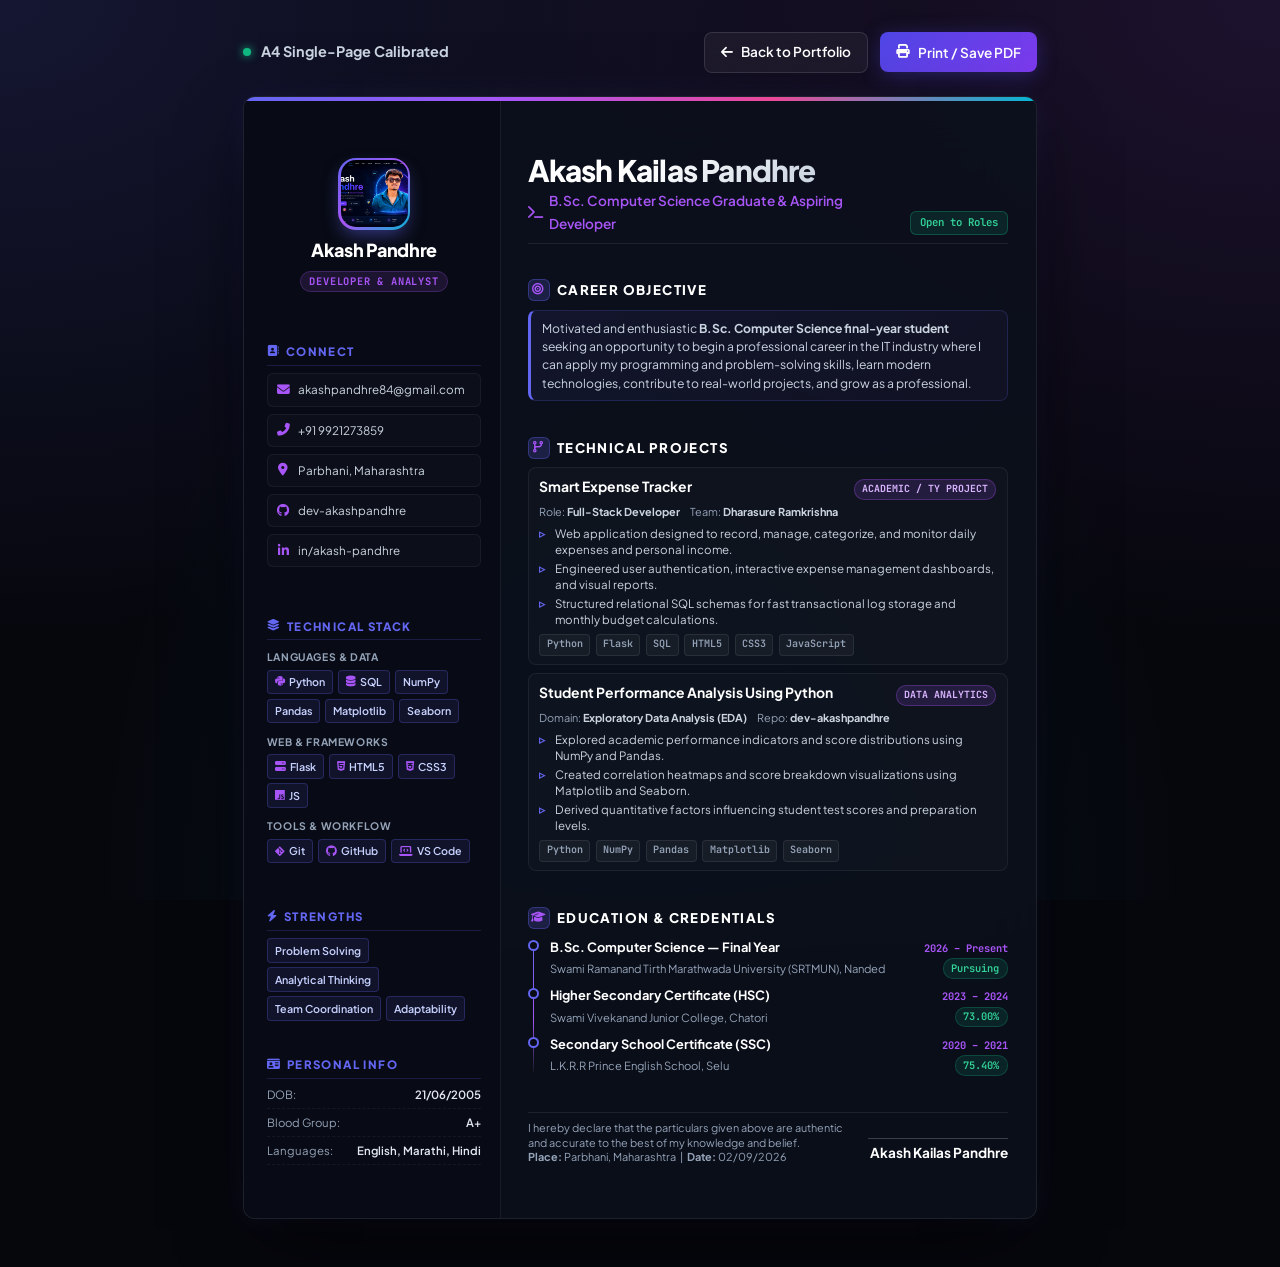
<file: pages/resume.html>
<!DOCTYPE html>
<html lang="en" data-theme="dark">
<head>
    <meta charset="UTF-8">
    <meta name="viewport" content="width=device-width, initial-scale=1.0">
    <title>Akash Kailas Pandhre — Resume (A4)</title>
    <meta name="description" content="Official single-page A4 resume of Akash Kailas Pandhre — B.Sc. Computer Science student, Python Developer, and Data Analyst.">
    <meta name="robots" content="noindex, follow">

    <!-- Favicon -->
    <link rel="icon" type="image/png" href="../assets/images/favicon.png">

    <!-- Google Fonts -->
    <link rel="preconnect" href="https://fonts.googleapis.com">
    <link rel="preconnect" href="https://fonts.gstatic.com" crossorigin>
    <link href="https://fonts.googleapis.com/css2?family=Plus+Jakarta+Sans:wght@300;400;500;600;700;800&family=JetBrains+Mono:wght@400;500;600;700&display=swap" rel="stylesheet">

    <!-- Font Awesome 6 -->
    <link rel="stylesheet" href="https://cdnjs.cloudflare.com/ajax/libs/font-awesome/6.5.1/css/all.min.css" integrity="sha512-DTOQO9RWCH3ppGqcWaEA1BIZOC6xxalwEsw9c2QQeAIftl+Vegovlnee1c9QX4TctnWMn13TZye+giMm8e2LwA==" crossorigin="anonymous" referrerpolicy="no-referrer" />

    <!-- Core Portfolio Stylesheets -->
    <link rel="stylesheet" href="../css/variables.css">
    <link rel="stylesheet" href="../css/style.css">
    <link rel="stylesheet" href="../css/responsive.css">

    <style>
        /* =============================================================
           1. PAGE & SCREEN CANVAS (A4 PROPORTIONED)
           ============================================================= */
        *, *::before, *::after {
            box-sizing: border-box;
            margin: 0;
            padding: 0;
        }

        body {
            background-color: #06070d;
            background-image: 
                radial-gradient(at 0% 0%, rgba(99, 102, 241, 0.16) 0px, transparent 50%),
                radial-gradient(at 100% 0%, rgba(168, 85, 247, 0.14) 0px, transparent 50%),
                radial-gradient(at 50% 100%, rgba(6, 182, 212, 0.1) 0px, transparent 60%);
            background-attachment: fixed;
            color: #f1f5f9;
            font-family: 'Plus Jakarta Sans', sans-serif;
            padding: 2rem 1rem 3rem 1rem;
            display: flex;
            flex-direction: column;
            align-items: center;
        }

        /* Top Action Bar */
        .resume-action-bar {
            width: 210mm;
            max-width: 100%;
            margin-bottom: 1.5rem;
            display: flex;
            align-items: center;
            justify-content: space-between;
            gap: 1rem;
        }

        .action-brand {
            display: flex;
            align-items: center;
            gap: 0.6rem;
            font-size: 0.9rem;
            font-weight: 700;
            color: #cbd5e1;
        }

        .status-dot {
            width: 8px;
            height: 8px;
            border-radius: 50%;
            background: #10b981;
            box-shadow: 0 0 8px #10b981;
        }

        .action-buttons {
            display: flex;
            gap: 0.75rem;
        }

        /* =============================================================
           2. EXACT A4 CANVAS ARCHITECTURE (210mm x 297mm)
           ============================================================= */
        .resume-a4-sheet {
            width: 210mm;
            height: 297mm;
            max-height: 297mm;
            background: rgba(12, 16, 28, 0.88);
            backdrop-filter: blur(28px);
            -webkit-backdrop-filter: blur(28px);
            border: 1px solid rgba(255, 255, 255, 0.08);
            border-radius: 12px;
            box-shadow: 0 25px 70px -15px rgba(0, 0, 0, 0.85),
                        0 0 30px rgba(99, 102, 241, 0.1);
            position: relative;
            overflow: hidden;
            display: grid;
            grid-template-columns: 68mm 142mm;
        }

        /* Top Neon Gradient Bar */
        .resume-a4-sheet::before {
            content: '';
            position: absolute;
            top: 0;
            left: 0;
            right: 0;
            height: 4px;
            background: linear-gradient(90deg, #6366f1, #a855f7, #ec4899, #06b6d4);
            z-index: 10;
        }

        /* =============================================================
           3. LEFT SIDEBAR (COMPACT 68mm)
           ============================================================= */
        .resume-sidebar {
            background: rgba(8, 11, 20, 0.8);
            border-right: 1px solid rgba(255, 255, 255, 0.07);
            padding: 16mm 5mm 14mm 6mm;
            display: flex;
            flex-direction: column;
            justify-content: space-between;
            overflow: hidden;
        }

        .profile-card {
            display: flex;
            flex-direction: column;
            align-items: center;
            text-align: center;
            margin-bottom: 4mm;
        }

        .profile-avatar-frame {
            width: 72px;
            height: 72px;
            border-radius: 18px;
            padding: 2.5px;
            background: linear-gradient(135deg, #6366f1, #a855f7, #06b6d4);
            box-shadow: 0 8px 18px -4px rgba(99, 102, 241, 0.5);
            margin-bottom: 2.5mm;
        }

        .profile-avatar-img {
            width: 100%;
            height: 100%;
            object-fit: cover;
            border-radius: 15px;
            background: #0f172a;
        }

        .profile-info h2 {
            font-size: 1.12rem;
            font-weight: 800;
            color: #ffffff;
            line-height: 1.2;
            letter-spacing: -0.3px;
            margin-bottom: 1.5mm;
        }

        .profile-badge {
            font-size: 0.65rem;
            font-weight: 700;
            font-family: 'JetBrains Mono', monospace;
            text-transform: uppercase;
            letter-spacing: 0.8px;
            color: #a855f7;
            background: rgba(168, 85, 247, 0.12);
            border: 1px solid rgba(168, 85, 247, 0.25);
            padding: 0.15rem 0.55rem;
            border-radius: 12px;
        }

        /* Sidebar Section Titles */
        .aside-title {
            font-size: 0.72rem;
            font-weight: 800;
            text-transform: uppercase;
            letter-spacing: 1.4px;
            color: #6366f1;
            display: flex;
            align-items: center;
            gap: 0.35rem;
            margin-bottom: 2mm;
            padding-bottom: 1mm;
            border-bottom: 1px solid rgba(99, 102, 241, 0.2);
        }

        /* Contact Details */
        .contact-cluster {
            display: flex;
            flex-direction: column;
            gap: 1.8mm;
            margin-bottom: 4mm;
        }

        .contact-item {
            display: flex;
            align-items: center;
            gap: 0.5rem;
            font-size: 0.73rem;
            color: #cbd5e1;
            padding: 1.6mm 2.2mm;
            background: rgba(255, 255, 255, 0.02);
            border: 1px solid rgba(255, 255, 255, 0.05);
            border-radius: 6px;
        }

        .contact-item i {
            font-size: 0.8rem;
            color: #a855f7;
            width: 14px;
            text-align: center;
            flex-shrink: 0;
        }

        .contact-item a {
            color: #cbd5e1;
            white-space: nowrap;
            overflow: hidden;
            text-overflow: ellipsis;
        }

        /* Skills Clusters */
        .skill-group {
            margin-bottom: 2.5mm;
        }

        .skill-group-name {
            font-size: 0.65rem;
            font-weight: 700;
            color: #94a3b8;
            text-transform: uppercase;
            letter-spacing: 0.6px;
            margin-bottom: 1.2mm;
            display: block;
        }

        .chip-rack {
            display: flex;
            flex-wrap: wrap;
            gap: 1.2mm;
        }

        .skill-chip {
            font-size: 0.67rem;
            font-weight: 600;
            padding: 0.15rem 0.45rem;
            border-radius: 4px;
            background: rgba(99, 102, 241, 0.1);
            color: #c7d2fe;
            border: 1px solid rgba(99, 102, 241, 0.25);
            display: inline-flex;
            align-items: center;
            gap: 0.25rem;
        }

        .skill-chip i {
            font-size: 0.68rem;
            color: #a855f7;
        }

        /* Personal Bio Metadata */
        .bio-stack {
            display: flex;
            flex-direction: column;
            gap: 1.4mm;
            font-size: 0.71rem;
            color: #94a3b8;
        }

        .bio-entry {
            display: flex;
            justify-content: space-between;
            border-bottom: 1px dashed rgba(255, 255, 255, 0.05);
            padding-bottom: 0.8mm;
        }

        .bio-entry strong {
            color: #e2e8f0;
            font-weight: 600;
        }

        /* =============================================================
           4. RIGHT MAIN COLUMN (142mm)
           ============================================================= */
        .resume-main {
            padding: 15mm 8mm 14mm 7mm;
            display: flex;
            flex-direction: column;
            justify-content: space-between;
            overflow: hidden;
        }

        /* Header Title */
        .main-hero-bar {
            border-bottom: 1px solid rgba(255, 255, 255, 0.08);
            padding-bottom: 2mm;
            margin-bottom: 3.5mm;
            display: flex;
            justify-content: space-between;
            align-items: flex-end;
        }

        .hero-title-wrap h1 {
            font-size: 1.85rem;
            font-weight: 800;
            letter-spacing: -0.8px;
            line-height: 1.1;
            margin-bottom: 1mm;
            background: linear-gradient(135deg, #ffffff 30%, #cbd5e1 75%, #94a3b8 100%);
            -webkit-background-clip: text;
            -webkit-text-fill-color: transparent;
        }

        .hero-title-wrap p {
            font-size: 0.85rem;
            font-weight: 600;
            color: #a855f7;
            display: flex;
            align-items: center;
            gap: 0.4rem;
        }

        .hero-tagline-badge {
            font-family: 'JetBrains Mono', monospace;
            font-size: 0.67rem;
            font-weight: 600;
            padding: 0.15rem 0.55rem;
            border-radius: 6px;
            background: rgba(16, 185, 129, 0.12);
            color: #34d399;
            border: 1px solid rgba(16, 185, 129, 0.3);
            white-space: nowrap;
        }

        /* Section Headings */
        .sec-head {
            font-size: 0.83rem;
            font-weight: 800;
            text-transform: uppercase;
            letter-spacing: 1.4px;
            color: #ffffff;
            display: flex;
            align-items: center;
            gap: 0.45rem;
            margin-bottom: 2.2mm;
        }

        .sec-head-icon {
            width: 22px;
            height: 22px;
            border-radius: 6px;
            background: rgba(99, 102, 241, 0.2);
            border: 1px solid rgba(99, 102, 241, 0.35);
            display: flex;
            align-items: center;
            justify-content: center;
            color: #a855f7;
            font-size: 0.72rem;
        }

        /* Summary Box */
        .summary-box {
            background: linear-gradient(135deg, rgba(99, 102, 241, 0.08) 0%, rgba(168, 85, 247, 0.04) 100%);
            border: 1px solid rgba(99, 102, 241, 0.2);
            border-left: 3px solid #6366f1;
            border-radius: 8px;
            padding: 2.2mm 3mm;
            font-size: 0.76rem;
            line-height: 1.5;
            color: #cbd5e1;
            margin-bottom: 3.5mm;
        }

        /* Projects Deck */
        .projects-deck {
            display: flex;
            flex-direction: column;
            gap: 2.2mm;
            margin-bottom: 3.5mm;
        }

        .proj-card {
            background: rgba(255, 255, 255, 0.02);
            border: 1px solid rgba(255, 255, 255, 0.06);
            border-radius: 8px;
            padding: 2.2mm 2.8mm;
        }

        .proj-header {
            display: flex;
            justify-content: space-between;
            align-items: baseline;
            margin-bottom: 0.8mm;
        }

        .proj-title {
            font-size: 0.87rem;
            font-weight: 700;
            color: #ffffff;
        }

        .proj-status-pill {
            font-size: 0.62rem;
            font-weight: 700;
            font-family: 'JetBrains Mono', monospace;
            text-transform: uppercase;
            padding: 0.1rem 0.45rem;
            border-radius: 10px;
            background: rgba(168, 85, 247, 0.15);
            color: #d8b4fe;
            border: 1px solid rgba(168, 85, 247, 0.3);
        }

        .proj-subline {
            font-size: 0.68rem;
            color: #94a3b8;
            margin-bottom: 1.2mm;
            display: flex;
            gap: 0.6rem;
        }

        .proj-subline strong {
            color: #cbd5e1;
        }

        .proj-bullet-list {
            list-style: none;
            display: flex;
            flex-direction: column;
            gap: 0.8mm;
            margin-bottom: 1.4mm;
        }

        .proj-bullet-list li {
            font-size: 0.72rem;
            color: #cbd5e1;
            position: relative;
            padding-left: 1rem;
            line-height: 1.4;
        }

        .proj-bullet-list li::before {
            content: '▹';
            position: absolute;
            left: 0;
            color: #6366f1;
            font-weight: 700;
        }

        .proj-tech-stack-row {
            display: flex;
            flex-wrap: wrap;
            gap: 0.35rem;
        }

        .tech-tag {
            font-size: 0.63rem;
            font-weight: 600;
            font-family: 'JetBrains Mono', monospace;
            padding: 0.1rem 0.4rem;
            border-radius: 4px;
            background: rgba(255, 255, 255, 0.04);
            color: #94a3b8;
            border: 1px solid rgba(255, 255, 255, 0.08);
        }

        /* Education Route */
        .edu-route {
            display: flex;
            flex-direction: column;
            gap: 1.8mm;
            position: relative;
            padding-left: 1.4rem;
            margin-bottom: 3.5mm;
        }

        .edu-route::before {
            content: '';
            position: absolute;
            left: 5px;
            top: 4px;
            bottom: 4px;
            width: 1.5px;
            background: linear-gradient(180deg, #6366f1 0%, #a855f7 60%, rgba(255, 255, 255, 0.05) 100%);
        }

        .edu-step {
            position: relative;
        }

        .edu-step-circle {
            position: absolute;
            left: -1.4rem;
            top: 3px;
            width: 11px;
            height: 11px;
            border-radius: 50%;
            background: #0a0b14;
            border: 2px solid #6366f1;
        }

        .edu-step-top {
            display: flex;
            justify-content: space-between;
            align-items: baseline;
        }

        .edu-step-degree {
            font-size: 0.8rem;
            font-weight: 700;
            color: #ffffff;
        }

        .edu-step-period {
            font-size: 0.65rem;
            font-weight: 700;
            font-family: 'JetBrains Mono', monospace;
            color: #a855f7;
        }

        .edu-step-inst {
            font-size: 0.7rem;
            color: #94a3b8;
            display: flex;
            justify-content: space-between;
            align-items: center;
        }

        .edu-grade-pill {
            font-size: 0.65rem;
            font-weight: 600;
            font-family: 'JetBrains Mono', monospace;
            color: #34d399;
            background: rgba(16, 185, 129, 0.12);
            border: 1px solid rgba(16, 185, 129, 0.25);
            padding: 0.05rem 0.45rem;
            border-radius: 10px;
        }

        /* Signoff */
        .verif-footer {
            border-top: 1px solid rgba(255, 255, 255, 0.08);
            padding-top: 2.2mm;
            display: flex;
            justify-content: space-between;
            align-items: flex-end;
            font-size: 0.68rem;
            color: #94a3b8;
        }

        .verif-statement {
            max-width: 320px;
            line-height: 1.35;
        }

        .verif-sig-box {
            text-align: right;
        }

        .verif-name {
            font-size: 0.85rem;
            font-weight: 700;
            color: #ffffff;
            border-top: 1px solid rgba(255, 255, 255, 0.2);
            padding-top: 1mm;
            min-width: 140px;
        }

        /* =============================================================
           5. EXACT PRINT-TO-PDF CALIBRATION (A4 SINGLE PAGE)
           ============================================================= */
        @page {
            size: A4 portrait;
            margin: 0; /* Prevents default browser headers, footers & margin overflow */
        }

        @media print {
            html, body {
                width: 210mm !important;
                height: 297mm !important;
                margin: 0 !important;
                padding: 0 !important;
                background: #ffffff !important;
                -webkit-print-color-adjust: exact !important;
                print-color-adjust: exact !important;
                overflow: hidden !important;
            }

            .resume-action-bar {
                display: none !important;
            }

            .resume-a4-sheet {
                width: 210mm !important;
                height: 297mm !important;
                max-height: 297mm !important;
                margin: 0 !important;
                border: none !important;
                border-radius: 0 !important;
                box-shadow: none !important;
                background: #ffffff !important;
                grid-template-columns: 68mm 142mm !important;
                page-break-after: avoid !important;
                page-break-inside: avoid !important;
                overflow: hidden !important;
            }

            .resume-a4-sheet::before {
                display: none !important;
            }

            .resume-sidebar {
                background: #f8fafc !important;
                border-right: 1px solid #e2e8f0 !important;
                padding: 14mm 5mm 12mm 6mm !important;
            }

            .resume-main {
                background: #ffffff !important;
                padding: 14mm 8mm 12mm 7mm !important;
            }

            .hero-title-wrap h1,
            .profile-info h2,
            .proj-title,
            .edu-step-degree,
            .verif-name {
                color: #0f172a !important;
                -webkit-text-fill-color: #0f172a !important;
                background: none !important;
            }

            .hero-title-wrap p,
            .profile-badge,
            .edu-step-period {
                color: #4f46e5 !important;
            }

            .aside-title,
            .sec-head {
                color: #3730a3 !important;
                border-bottom-color: #cbd5e1 !important;
            }

            .sec-head-icon {
                background: #e0e7ff !important;
                color: #4338ca !important;
            }

            .contact-item,
            .proj-card {
                background: #f8fafc !important;
                border: 1px solid #e2e8f0 !important;
                color: #1e293b !important;
            }

            .contact-item i {
                color: #4f46e5 !important;
            }

            .contact-item a,
            .proj-bullet-list li,
            .summary-box,
            .edu-step-inst,
            .bio-stack,
            .verif-statement {
                color: #334155 !important;
            }

            .summary-box {
                background: #f1f5f9 !important;
                border-left-color: #4f46e5 !important;
            }

            .skill-chip,
            .proj-status-pill,
            .tech-tag {
                background: #eef2ff !important;
                color: #3730a3 !important;
                border-color: #c7d2fe !important;
            }

            .edu-route::before {
                background: #cbd5e1 !important;
            }

            .edu-step-circle {
                background: #ffffff !important;
                border-color: #4f46e5 !important;
            }

            .verif-name {
                border-top-color: #94a3b8 !important;
            }
        }
    </style>
</head>
<body>

    <!-- Top Action Bar -->
    <div class="resume-action-bar">
        <div class="action-brand">
            <span class="status-dot"></span>
            <span>A4 Single-Page Calibrated</span>
        </div>
        <div class="action-buttons">
            <a href="../index.html" class="btn btn-secondary btn-sm">
                <i class="fas fa-arrow-left"></i> Back to Portfolio
            </a>
            <button onclick="window.print()" class="btn btn-primary btn-sm">
                <i class="fas fa-print"></i> Print / Save PDF
            </button>
        </div>
    </div>

    <!-- Exact 210mm x 297mm A4 Canvas -->
    <div class="resume-a4-sheet">
        
        <!-- =========================================================
             LEFT SIDEBAR COLUMN (68mm)
             ========================================================= -->
        <aside class="resume-sidebar">
            
            <!-- Profile Identity -->
            <div class="profile-card">
                <div class="profile-avatar-frame">
                    <img src="../assets/images/profile.png" alt="Akash Pandhre" class="profile-avatar-img" onerror="this.src='../assets/images/about.png'">
                </div>
                <div class="profile-info">
                    <h2>Akash Pandhre</h2>
                    <span class="profile-badge">Developer & Analyst</span>
                </div>
            </div>

            <!-- Contact Information -->
            <div>
                <h3 class="aside-title"><i class="fas fa-address-book"></i> Connect</h3>
                <div class="contact-cluster">
                    <div class="contact-item">
                        <i class="fas fa-envelope"></i>
                        <a href="mailto:akashpandhre84@gmail.com">akashpandhre84@gmail.com</a>
                    </div>
                    <div class="contact-item">
                        <i class="fas fa-phone-alt"></i>
                        <span>+91 9921273859</span>
                    </div>
                    <div class="contact-item">
                        <i class="fas fa-map-marker-alt"></i>
                        <span>Parbhani, Maharashtra</span>
                    </div>
                    <div class="contact-item">
                        <i class="fab fa-github"></i>
                        <a href="https://github.com/dev-akashpandhre" target="_blank" rel="noopener noreferrer">dev-akashpandhre</a>
                    </div>
                    <div class="contact-item">
                        <i class="fab fa-linkedin-in"></i>
                        <a href="https://www.linkedin.com/in/akash-pandhre-032a87420/" target="_blank" rel="noopener noreferrer">in/akash-pandhre</a>
                    </div>
                </div>
            </div>

            <!-- Technical Skills Matrix -->
            <div>
                <h3 class="aside-title"><i class="fas fa-layer-group"></i> Technical Stack</h3>
                
                <div class="skill-group">
                    <span class="skill-group-name">Languages & Data</span>
                    <div class="chip-rack">
                        <span class="skill-chip"><i class="fab fa-python"></i> Python</span>
                        <span class="skill-chip"><i class="fas fa-database"></i> SQL</span>
                        <span class="skill-chip">NumPy</span>
                        <span class="skill-chip">Pandas</span>
                        <span class="skill-chip">Matplotlib</span>
                        <span class="skill-chip">Seaborn</span>
                    </div>
                </div>

                <div class="skill-group">
                    <span class="skill-group-name">Web & Frameworks</span>
                    <div class="chip-rack">
                        <span class="skill-chip"><i class="fas fa-server"></i> Flask</span>
                        <span class="skill-chip"><i class="fab fa-html5"></i> HTML5</span>
                        <span class="skill-chip"><i class="fab fa-css3-alt"></i> CSS3</span>
                        <span class="skill-chip"><i class="fab fa-js"></i> JS</span>
                    </div>
                </div>

                <div class="skill-group">
                    <span class="skill-group-name">Tools & Workflow</span>
                    <div class="chip-rack">
                        <span class="skill-chip"><i class="fab fa-git-alt"></i> Git</span>
                        <span class="skill-chip"><i class="fab fa-github"></i> GitHub</span>
                        <span class="skill-chip"><i class="fas fa-laptop-code"></i> VS Code</span>
                    </div>
                </div>
            </div>

            <!-- Strengths -->
            <div>
                <h3 class="aside-title"><i class="fas fa-bolt"></i> Strengths</h3>
                <div class="chip-rack">
                    <span class="skill-chip">Problem Solving</span>
                    <span class="skill-chip">Analytical Thinking</span>
                    <span class="skill-chip">Team Coordination</span>
                    <span class="skill-chip">Adaptability</span>
                </div>
            </div>

            <!-- Personal Profile Data -->
            <div>
                <h3 class="aside-title"><i class="fas fa-id-card"></i> Personal Info</h3>
                <div class="bio-stack">
                    <div class="bio-entry">
                        <span>DOB:</span>
                        <strong>21/06/2005</strong>
                    </div>
                    <div class="bio-entry">
                        <span>Blood Group:</span>
                        <strong>A+</strong>
                    </div>
                    <div class="bio-entry">
                        <span>Languages:</span>
                        <strong>English, Marathi, Hindi</strong>
                    </div>
                </div>
            </div>

        </aside>

        <!-- =========================================================
             RIGHT MAIN COLUMN (142mm)
             ========================================================= -->
        <main class="resume-main">
            
            <!-- Headline Header -->
            <header class="main-hero-bar">
                <div class="hero-title-wrap">
                    <h1>Akash Kailas Pandhre</h1>
                    <p><i class="fas fa-terminal"></i> B.Sc. Computer Science Graduate & Aspiring Developer</p>
                </div>
                <span class="hero-tagline-badge">Open to Roles</span>
            </header>

            <!-- Career Objective -->
            <section>
                <h3 class="sec-head">
                    <span class="sec-head-icon"><i class="fas fa-bullseye"></i></span>
                    Career Objective
                </h3>
                <div class="summary-box">
                    Motivated and enthusiastic <strong>B.Sc. Computer Science final-year student</strong> seeking an opportunity to begin a professional career in the IT industry where I can apply my programming and problem-solving skills, learn modern technologies, contribute to real-world projects, and grow as a professional.
                </div>
            </section>

            <!-- Projects Showcase -->
            <section>
                <h3 class="sec-head">
                    <span class="sec-head-icon"><i class="fas fa-code-branch"></i></span>
                    Technical Projects
                </h3>
                
                <div class="projects-deck">
                    <!-- Project 1: Smart Expense Tracker -->
                    <article class="proj-card">
                        <div class="proj-header">
                            <h4 class="proj-title">Smart Expense Tracker</h4>
                            <span class="proj-status-pill">Academic / TY Project</span>
                        </div>
                        <div class="proj-subline">
                            <span>Role: <strong>Full-Stack Developer</strong></span>
                            <span>Team: <strong>Dharasure Ramkrishna</strong></span>
                        </div>
                        <ul class="proj-bullet-list">
                            <li>Web application designed to record, manage, categorize, and monitor daily expenses and personal income.</li>
                            <li>Engineered user authentication, interactive expense management dashboards, and visual reports.</li>
                            <li>Structured relational SQL schemas for fast transactional log storage and monthly budget calculations.</li>
                        </ul>
                        <div class="proj-tech-stack-row">
                            <span class="tech-tag">Python</span>
                            <span class="tech-tag">Flask</span>
                            <span class="tech-tag">SQL</span>
                            <span class="tech-tag">HTML5</span>
                            <span class="tech-tag">CSS3</span>
                            <span class="tech-tag">JavaScript</span>
                        </div>
                    </article>

                    <!-- Project 2: Student Performance Analysis -->
                    <article class="proj-card">
                        <div class="proj-header">
                            <h4 class="proj-title">Student Performance Analysis Using Python</h4>
                            <span class="proj-status-pill">Data Analytics</span>
                        </div>
                        <div class="proj-subline">
                            <span>Domain: <strong>Exploratory Data Analysis (EDA)</strong></span>
                            <span>Repo: <strong>dev-akashpandhre</strong></span>
                        </div>
                        <ul class="proj-bullet-list">
                            <li>Explored academic performance indicators and score distributions using NumPy and Pandas.</li>
                            <li>Created correlation heatmaps and score breakdown visualizations using Matplotlib and Seaborn.</li>
                            <li>Derived quantitative factors influencing student test scores and preparation levels.</li>
                        </ul>
                        <div class="proj-tech-stack-row">
                            <span class="tech-tag">Python</span>
                            <span class="tech-tag">NumPy</span>
                            <span class="tech-tag">Pandas</span>
                            <span class="tech-tag">Matplotlib</span>
                            <span class="tech-tag">Seaborn</span>
                        </div>
                    </article>
                </div>
            </section>

            <!-- Education Timeline -->
            <section>
                <h3 class="sec-head">
                    <span class="sec-head-icon"><i class="fas fa-graduation-cap"></i></span>
                    Education & Credentials
                </h3>
                
                <div class="edu-route">
                    <!-- B.Sc. CS -->
                    <div class="edu-step">
                        <div class="edu-step-circle"></div>
                        <div class="edu-step-top">
                            <h4 class="edu-step-degree">B.Sc. Computer Science — Final Year</h4>
                            <span class="edu-step-period">2026 – Present</span>
                        </div>
                        <div class="edu-step-inst">
                            <span>Swami Ramanand Tirth Marathwada University (SRTMUN), Nanded</span>
                            <span class="edu-grade-pill">Pursuing</span>
                        </div>
                    </div>

                    <!-- HSC -->
                    <div class="edu-step">
                        <div class="edu-step-circle"></div>
                        <div class="edu-step-top">
                            <h4 class="edu-step-degree">Higher Secondary Certificate (HSC)</h4>
                            <span class="edu-step-period">2023 – 2024</span>
                        </div>
                        <div class="edu-step-inst">
                            <span>Swami Vivekanand Junior College, Chatori</span>
                            <span class="edu-grade-pill">73.00%</span>
                        </div>
                    </div>

                    <!-- SSC -->
                    <div class="edu-step">
                        <div class="edu-step-circle"></div>
                        <div class="edu-step-top">
                            <h4 class="edu-step-degree">Secondary School Certificate (SSC)</h4>
                            <span class="edu-step-period">2020 – 2021</span>
                        </div>
                        <div class="edu-step-inst">
                            <span>L.K.R.R Prince English School, Selu</span>
                            <span class="edu-grade-pill">75.40%</span>
                        </div>
                    </div>
                </div>
            </section>

            <!-- Formal Digital Signoff -->
            <footer class="verif-footer">
                <div class="verif-statement">
                    I hereby declare that the particulars given above are authentic and accurate to the best of my knowledge and belief.<br>
                    <strong>Place:</strong> Parbhani, Maharashtra &nbsp;|&nbsp; <strong>Date:</strong> 02/09/2026
                </div>
                <div class="verif-sig-box">
                    <div class="verif-name">Akash Kailas Pandhre</div>
                </div>
            </footer>

        </main>

    </div>

</body>
</html>
</file>
<file: css/variables.css>
/**
 * ====================================================================
 * AKASH PORTFOLIO — DESIGN TOKENS & VARIABLES (css/variables.css)
 * ====================================================================
 * Master color palettes, typography variables, spacing scales,
 * elevation shadows, transition curves, and dark/light theme definitions.
 */

:root,
[data-theme="dark"] {
    /* Brand Accent Colors */
    --primary: #6366f1;           /* Indigo Accent */
    --primary-hover: #4f46e5;
    --primary-glow: rgba(99, 102, 241, 0.4);

    --secondary: #a855f7;         /* Neon Purple Accent */
    --secondary-hover: #9333ea;
    --secondary-glow: rgba(168, 85, 247, 0.35);

    --accent-pink: #ec4899;
    --accent-cyan: #06b6d4;

    /* Background Palettes (Futuristic Deep Dark) */
    --bg-primary: #0a0b14;        /* Deep Space Base */
    --bg-secondary: #0f172a;      /* Slate Card Background */
    --bg-tertiary: #1e1b4b;       /* Subtle Tint */

    /* Surface & Glassmorphism Tokens */
    --card-bg: rgba(17, 24, 39, 0.65);
    --card-bg-hover: rgba(30, 41, 59, 0.8);
    --border-glass: rgba(255, 255, 255, 0.08);
    --border-glass-hover: rgba(99, 102, 241, 0.35);
    --nav-bg: rgba(10, 11, 20, 0.75);
    --nav-bg-scrolled: rgba(10, 11, 20, 0.92);

    /* Text & Content Tokens */
    --text-primary: #f8fafc;
    --text-secondary: #94a3b8;
    --text-muted: #64748b;
    --text-inverse: #0f172a;

    /* Status Indicators */
    --success: #10b981;
    --error: #ef4444;
    --warning: #f59e0b;
    --info: #3b82f6;

    /* Shadows & Elevation */
    --shadow-sm: 0 2px 8px rgba(0, 0, 0, 0.3);
    --shadow-md: 0 10px 30px -10px rgba(0, 0, 0, 0.5);
    --shadow-lg: 0 20px 45px -15px rgba(0, 0, 0, 0.7);
    --shadow-glow: 0 0 25px rgba(99, 102, 241, 0.25);

    /* Typography */
    --font-main: 'Plus Jakarta Sans', -apple-system, BlinkMacSystemFont, sans-serif;
    --font-mono: 'JetBrains Mono', monospace;

    /* Border Radii */
    --radius-sm: 8px;
    --radius-md: 12px;
    --radius-lg: 16px;
    --radius-xl: 24px;
    --radius-full: 9999px;

    /* Motion Transitions */
    --transition-fast: 0.15s ease;
    --transition-normal: 0.3s ease;
    --transition-slow: 0.5s cubic-bezier(0.4, 0, 0.2, 1);
    --transition-spring: 0.5s cubic-bezier(0.175, 0.885, 0.32, 1.275);
}

/* --------------------------------------------------------------------
   LIGHT THEME OVERRIDES
   -------------------------------------------------------------------- */
[data-theme="light"] {
    --bg-primary: #f8fafc;
    --bg-secondary: #ffffff;
    --bg-tertiary: #e2e8f0;

    --card-bg: rgba(255, 255, 255, 0.75);
    --card-bg-hover: rgba(255, 255, 255, 0.95);
    --border-glass: rgba(0, 0, 0, 0.08);
    --border-glass-hover: rgba(99, 102, 241, 0.4);
    --nav-bg: rgba(248, 250, 252, 0.8);
    --nav-bg-scrolled: rgba(248, 250, 252, 0.95);

    --text-primary: #0f172a;
    --text-secondary: #475569;
    --text-muted: #94a3b8;
    --text-inverse: #f8fafc;

    --shadow-sm: 0 2px 8px rgba(0, 0, 0, 0.05);
    --shadow-md: 0 10px 30px -10px rgba(0, 0, 0, 0.1);
    --shadow-lg: 0 20px 45px -15px rgba(0, 0, 0, 0.15);
    --shadow-glow: 0 0 25px rgba(99, 102, 241, 0.15);
}
</file>
<file: css/style.css>
/**
 * ====================================================================
 * AKASH PORTFOLIO — CORE MASTER STYLESHEET (css/style.css)
 * ====================================================================
 * Modern Futuristic Dark Glassmorphism Design System
 * Primary Color Palette: Deep Space Blue, Indigo, and Neon Purple
 */

/* --------------------------------------------------------------------
   1. GLOBAL RESET & BASE STYLES
   -------------------------------------------------------------------- */
*, *::before, *::after {
    box-sizing: border-box;
    margin: 0;
    padding: 0;
}

html {
    scroll-behavior: smooth;
    font-size: 16px;
}

body {
    font-family: 'Plus Jakarta Sans', -apple-system, BlinkMacSystemFont, 'Segoe UI', Roboto, sans-serif;
    background-color: var(--bg-primary, #0a0b14);
    color: var(--text-primary, #f1f5f9);
    line-height: 1.65;
    overflow-x: hidden;
    position: relative;
    min-height: 100vh;
}

body.no-scroll {
    overflow: hidden;
}

img {
    max-width: 100%;
    height: auto;
    display: block;
}

a {
    color: inherit;
    text-decoration: none;
    transition: all 0.3s ease;
}

ul, ol {
    list-style: none;
}

button, input, textarea {
    font-family: inherit;
    border: none;
    outline: none;
}

button {
    cursor: pointer;
    background: none;
}

/* --------------------------------------------------------------------
   2. REUSABLE UTILITIES & GLASSMORPHISM
   -------------------------------------------------------------------- */
.container {
    width: 100%;
    max-width: 1240px;
    margin: 0 auto;
    padding: 0 1.5rem;
}

.section {
    padding: 6rem 0;
    position: relative;
    z-index: 1;
}

.page-content {
    padding-top: 100px;
}

.page-header-section {
    padding: 3rem 0 2rem;
    text-align: center;
}

.page-header-title {
    font-size: 2.8rem;
    font-weight: 800;
    letter-spacing: -0.5px;
    margin-bottom: 0.75rem;
    background: linear-gradient(135deg, #ffffff 0%, #cbd5e1 50%, #94a3b8 100%);
    -webkit-background-clip: text;
    -webkit-text-fill-color: transparent;
}

.page-header-desc {
    color: #94a3b8;
    max-width: 600px;
    margin: 0 auto;
    font-size: 1.05rem;
}

.section-header {
    text-align: center;
    margin-bottom: 3.5rem;
}

.section-subtitle {
    display: inline-block;
    font-size: 0.875rem;
    font-weight: 600;
    text-transform: uppercase;
    letter-spacing: 2px;
    color: var(--primary, #6366f1);
    margin-bottom: 0.5rem;
}

.section-title {
    font-size: 2.5rem;
    font-weight: 800;
    letter-spacing: -0.5px;
    background: linear-gradient(135deg, #ffffff 0%, #cbd5e1 50%, #94a3b8 100%);
    -webkit-background-clip: text;
    -webkit-text-fill-color: transparent;
}

/* Glassmorphism Card System */
.glass-card {
    background: var(--card-bg, rgba(17, 24, 39, 0.65));
    backdrop-filter: blur(16px);
    -webkit-backdrop-filter: blur(16px);
    border: 1px solid var(--border-glass, rgba(255, 255, 255, 0.08));
    border-radius: 16px;
    box-shadow: 0 10px 30px -10px rgba(0, 0, 0, 0.5);
    transition: transform 0.3s ease, border-color 0.3s ease, box-shadow 0.3s ease;
}

.glass-card:hover {
    border-color: rgba(99, 102, 241, 0.35);
    box-shadow: 0 15px 35px -10px rgba(99, 102, 241, 0.2);
}

/* Button System */
.btn {
    display: inline-flex;
    align-items: center;
    justify-content: center;
    gap: 0.5rem;
    padding: 0.75rem 1.75rem;
    font-size: 0.95rem;
    font-weight: 600;
    border-radius: 10px;
    transition: all 0.3s cubic-bezier(0.4, 0, 0.2, 1);
    white-space: nowrap;
}

.btn-primary {
    background: linear-gradient(135deg, #4f46e5 0%, #7c3aed 100%);
    color: #ffffff;
    box-shadow: 0 4px 20px rgba(79, 70, 229, 0.35);
}

.btn-primary:hover {
    background: linear-gradient(135deg, #4338ca 0%, #6d28d9 100%);
    box-shadow: 0 6px 25px rgba(124, 58, 237, 0.5);
    transform: translateY(-2px);
}

.btn-secondary {
    background: rgba(255, 255, 255, 0.05);
    color: #ffffff;
    border: 1px solid rgba(255, 255, 255, 0.12);
    backdrop-filter: blur(10px);
}

.btn-secondary:hover {
    background: rgba(255, 255, 255, 0.1);
    border-color: rgba(255, 255, 255, 0.25);
    transform: translateY(-2px);
}

.btn-outline {
    background: transparent;
    color: #cbd5e1;
    border: 1px solid rgba(99, 102, 241, 0.4);
}

.btn-outline:hover {
    background: rgba(99, 102, 241, 0.1);
    color: #ffffff;
    border-color: #6366f1;
    transform: translateY(-2px);
}

.btn-sm {
    padding: 0.5rem 1rem;
    font-size: 0.85rem;
    border-radius: 8px;
}

.btn-block {
    width: 100%;
}

.btn-icon {
    width: 42px;
    height: 42px;
    display: inline-flex;
    align-items: center;
    justify-content: center;
    border-radius: 50%;
    background: rgba(255, 255, 255, 0.05);
    border: 1px solid rgba(255, 255, 255, 0.1);
    color: #cbd5e1;
    font-size: 1.1rem;
    transition: all 0.3s ease;
}

.btn-icon:hover {
    background: rgba(99, 102, 241, 0.2);
    border-color: #6366f1;
    color: #ffffff;
    transform: translateY(-2px);
}

.section-footer-cta {
    text-align: center;
    margin-top: 3rem;
}

/* --------------------------------------------------------------------
   3. PRELOADER SCREEN
   -------------------------------------------------------------------- */
.loader-wrapper {
    position: fixed;
    top: 0;
    left: 0;
    width: 100vw;
    height: 100vh;
    background: #07080e;
    z-index: 9999;
    display: flex;
    align-items: center;
    justify-content: center;
    transition: opacity 0.5s ease, visibility 0.5s ease;
}

.loader-wrapper.fade-out {
    opacity: 0;
    visibility: hidden;
}

.loader-content {
    display: flex;
    flex-direction: column;
    align-items: center;
    gap: 1.5rem;
}

.loader-spinner {
    width: 50px;
    height: 50px;
    border: 3px solid rgba(99, 102, 241, 0.15);
    border-top-color: #6366f1;
    border-right-color: #a855f7;
    border-radius: 50%;
    animation: spin 0.8s linear infinite;
}

.loader-text {
    display: flex;
    flex-direction: column;
    align-items: center;
    gap: 0.25rem;
}

.loader-title {
    font-size: 1.25rem;
    font-weight: 700;
    letter-spacing: 0.5px;
    color: #ffffff;
}

.loader-subtitle {
    font-size: 0.85rem;
    color: #94a3b8;
}

@keyframes spin {
    to { transform: rotate(360deg); }
}

/* --------------------------------------------------------------------
   4. SCROLL PROGRESS BAR
   -------------------------------------------------------------------- */
.scroll-progress {
    position: fixed;
    top: 0;
    left: 0;
    height: 3px;
    width: 0%;
    background: linear-gradient(90deg, #6366f1, #a855f7, #ec4899);
    z-index: 1001;
    transition: width 0.1s linear;
}

/* --------------------------------------------------------------------
   5. HEADER & NAVIGATION BAR
   -------------------------------------------------------------------- */
.header {
    position: fixed;
    top: 0;
    left: 0;
    width: 100%;
    height: 75px;
    z-index: 1000;
    transition: all 0.3s ease;
    background: rgba(10, 11, 20, 0.75);
    backdrop-filter: blur(16px);
    -webkit-backdrop-filter: blur(16px);
    border-bottom: 1px solid rgba(255, 255, 255, 0.05);
}

.header.scrolled {
    background: rgba(10, 11, 20, 0.92);
    backdrop-filter: blur(20px);
    -webkit-backdrop-filter: blur(20px);
    border-bottom: 1px solid rgba(255, 255, 255, 0.08);
    box-shadow: 0 10px 30px -10px rgba(0, 0, 0, 0.5);
    height: 70px;
}

.nav-container {
    max-width: 1240px;
    height: 100%;
    margin: 0 auto;
    padding: 0 1.5rem;
    display: flex;
    align-items: center;
    justify-content: space-between;
}

.nav-logo {
    display: flex;
    align-items: center;
    gap: 0.75rem;
    font-size: 1.4rem;
    font-weight: 800;
    color: #ffffff;
    letter-spacing: -0.5px;
    flex-shrink: 0;
}

.nav-logo .logo-img {
    height: 38px;
    width: auto;
    max-width: 48px;
    object-fit: contain;
}

.nav-logo .logo-text span {
    color: #6366f1;
}

/* Horizontal Nav Menu */
.nav-menu {
    display: flex;
    align-items: center;
    gap: 2rem;
}

.nav-link {
    font-size: 0.95rem;
    font-weight: 500;
    color: #94a3b8;
    position: relative;
    padding: 0.35rem 0;
}

.nav-link::after {
    content: '';
    position: absolute;
    bottom: 0;
    left: 0;
    width: 0%;
    height: 2px;
    background: linear-gradient(90deg, #6366f1, #a855f7);
    border-radius: 2px;
    transition: width 0.3s ease;
}

.nav-link:hover,
.nav-link.active {
    color: #ffffff;
}

.nav-link:hover::after,
.nav-link.active::after {
    width: 100%;
}

.nav-actions {
    display: flex;
    align-items: center;
    gap: 1rem;
    flex-shrink: 0;
}

.nav-toggle {
    display: none;
    flex-direction: column;
    gap: 5px;
    background: none;
    border: none;
    padding: 0.5rem;
}

.hamburger-bar {
    width: 22px;
    height: 2px;
    background-color: #ffffff;
    border-radius: 2px;
    transition: all 0.3s ease;
}

/* --------------------------------------------------------------------
   6. HERO SECTION
   -------------------------------------------------------------------- */
.hero-section {
    position: relative;
    min-height: 100vh;
    display: flex;
    align-items: center;
    background-size: cover;
    background-position: center;
    background-repeat: no-repeat;
    padding-top: 90px;
    padding-bottom: 3rem;
    overflow: hidden;
}

.particles-canvas {
    position: absolute;
    top: 0;
    left: 0;
    width: 100%;
    height: 100%;
    z-index: 1;
    pointer-events: auto;
}

.hero-overlay {
    position: absolute;
    top: 0;
    left: 0;
    width: 100%;
    height: 100%;
    background: radial-gradient(circle at 70% 30%, rgba(124, 58, 237, 0.12) 0%, rgba(10, 11, 20, 0.92) 75%);
    z-index: 2;
}

.hero-container {
    position: relative;
    z-index: 3;
    display: grid;
    grid-template-columns: 1.1fr 0.9fr;
    align-items: center;
    gap: 3rem;
}

.hero-greeting {
    display: inline-flex;
    align-items: center;
    gap: 0.5rem;
    font-size: 1rem;
    font-weight: 600;
    color: #6366f1;
    background: rgba(99, 102, 241, 0.1);
    border: 1px solid rgba(99, 102, 241, 0.25);
    padding: 0.4rem 1rem;
    border-radius: 30px;
    margin-bottom: 1.25rem;
}

.hero-name {
    font-size: 3.6rem;
    font-weight: 800;
    line-height: 1.1;
    letter-spacing: -1.5px;
    margin-bottom: 0.75rem;
    background: linear-gradient(135deg, #ffffff 20%, #cbd5e1 60%, #94a3b8 100%);
    -webkit-background-clip: text;
    -webkit-text-fill-color: transparent;
}

.hero-role {
    font-size: 1.5rem;
    font-weight: 600;
    color: #a855f7;
    margin-bottom: 1.5rem;
    min-height: 2.2rem;
    display: flex;
    align-items: center;
}

.typing-cursor {
    animation: blink 0.8s infinite;
    color: #6366f1;
    margin-left: 2px;
}

@keyframes blink {
    0%, 100% { opacity: 1; }
    50% { opacity: 0; }
}

.hero-description {
    font-size: 1.05rem;
    color: #94a3b8;
    max-width: 540px;
    margin-bottom: 2rem;
    line-height: 1.7;
}

.hero-buttons {
    display: flex;
    align-items: center;
    gap: 1rem;
    margin-bottom: 2.5rem;
    flex-wrap: wrap;
}

.hero-socials {
    display: flex;
    align-items: center;
    gap: 1rem;
}

.social-link {
    width: 44px;
    height: 44px;
    border-radius: 12px;
    background: rgba(255, 255, 255, 0.04);
    border: 1px solid rgba(255, 255, 255, 0.08);
    display: flex;
    align-items: center;
    justify-content: center;
    color: #94a3b8;
    font-size: 1.2rem;
    transition: all 0.3s ease;
}

.social-link:hover {
    background: rgba(99, 102, 241, 0.2);
    border-color: #6366f1;
    color: #ffffff;
    transform: translateY(-3px);
}

/* Profile Visual Frame */
.hero-visual {
    display: flex;
    justify-content: center;
    align-items: center;
    position: relative;
    width: 100%;
}

.profile-frame {
    position: relative;
    width: 100%;
    max-width: 500px;
    border-radius: 20px;
    background: linear-gradient(135deg, rgba(99, 102, 241, 0.2), rgba(168, 85, 247, 0.2));
    padding: 8px;
    border: 1px solid rgba(255, 255, 255, 0.12);
    box-shadow: 0 20px 40px -15px rgba(0, 0, 0, 0.7);
}

.profile-image {
    width: 100%;
    height: auto;
    max-height: 380px;
    object-fit: contain;
    border-radius: 14px;
    display: block;
}

.profile-glow {
    position: absolute;
    inset: -15px;
    background: radial-gradient(circle, rgba(99, 102, 241, 0.35) 0%, rgba(168, 85, 247, 0) 70%);
    z-index: -1;
    filter: blur(20px);
}

.experience-badge {
    position: absolute;
    bottom: -15px;
    right: -10px;
    display: flex;
    align-items: center;
    gap: 0.75rem;
    padding: 0.65rem 1.15rem;
    border-radius: 14px;
    background: rgba(15, 23, 42, 0.9);
    backdrop-filter: blur(10px);
    border: 1px solid rgba(255, 255, 255, 0.12);
    z-index: 2;
}

.badge-icon {
    font-size: 1.4rem;
    color: #a855f7;
}

.badge-text {
    display: flex;
    flex-direction: column;
}

.badge-text strong {
    font-size: 0.9rem;
    color: #ffffff;
}

.badge-text span {
    font-size: 0.75rem;
    color: #94a3b8;
}

/* --------------------------------------------------------------------
   7. ABOUT ME SECTION
   -------------------------------------------------------------------- */
.about-grid {
    display: grid;
    grid-template-columns: 0.9fr 1.1fr;
    gap: 3.5rem;
    align-items: center;
}

.about-image-wrapper {
    position: relative;
    border-radius: 20px;
    overflow: hidden;
    padding: 8px;
    background: linear-gradient(135deg, rgba(99, 102, 241, 0.15), rgba(168, 85, 247, 0.15));
    border: 1px solid rgba(255, 255, 255, 0.1);
}

.about-img {
    width: 100%;
    height: auto;
    border-radius: 14px;
    object-fit: contain;
    display: block;
}

.about-heading {
    font-size: 1.75rem;
    font-weight: 700;
    margin-bottom: 1.25rem;
    color: #ffffff;
    line-height: 1.35;
}

.about-text {
    color: #94a3b8;
    margin-bottom: 1.25rem;
    font-size: 1.02rem;
}

.about-highlights {
    display: grid;
    grid-template-columns: repeat(2, 1fr);
    gap: 1rem;
    margin: 2rem 0;
}

.highlight-item {
    display: flex;
    align-items: center;
    gap: 1rem;
    padding: 1rem;
    border-radius: 12px;
}

.highlight-icon {
    font-size: 1.5rem;
    color: #6366f1;
}

.highlight-item strong {
    display: block;
    font-size: 0.85rem;
    color: #94a3b8;
}

.highlight-item span {
    font-size: 0.95rem;
    font-weight: 600;
    color: #ffffff;
}

.about-actions {
    display: flex;
    gap: 1rem;
    margin-top: 2rem;
    flex-wrap: wrap;
}

/* --------------------------------------------------------------------
   8. EDUCATION TIMELINE
   -------------------------------------------------------------------- */
.timeline {
    position: relative;
    max-width: 800px;
    margin: 0 auto;
    padding-left: 2.5rem;
}

.timeline::before {
    content: '';
    position: absolute;
    left: 8px;
    top: 0;
    bottom: 0;
    width: 2px;
    background: linear-gradient(180deg, #6366f1 0%, #a855f7 50%, rgba(255, 255, 255, 0.1) 100%);
}

.timeline-item {
    position: relative;
    margin-bottom: 2.5rem;
}

.timeline-item:last-child {
    margin-bottom: 0;
}

.timeline-dot {
    position: absolute;
    left: -2.5rem;
    top: 1.5rem;
    width: 18px;
    height: 18px;
    border-radius: 50%;
    background: #0a0b14;
    border: 3px solid #6366f1;
    box-shadow: 0 0 12px rgba(99, 102, 241, 0.8);
}

.timeline-content {
    padding: 1.75rem;
}

.timeline-period {
    display: inline-block;
    font-size: 0.8rem;
    font-weight: 700;
    color: #a855f7;
    margin-bottom: 0.5rem;
}

.timeline-degree {
    font-size: 1.3rem;
    font-weight: 700;
    color: #ffffff;
    margin-bottom: 0.35rem;
}

.timeline-institution {
    font-size: 0.95rem;
    font-weight: 500;
    color: #94a3b8;
    margin-bottom: 1rem;
}

.timeline-desc {
    font-size: 0.95rem;
    color: #cbd5e1;
    line-height: 1.6;
}

.grade-badge {
    display: inline-block;
    margin-top: 0.75rem;
    font-size: 0.85rem;
    font-weight: 600;
    padding: 0.25rem 0.75rem;
    border-radius: 20px;
    background: rgba(99, 102, 241, 0.15);
    color: #a5b4fc;
    border: 1px solid rgba(99, 102, 241, 0.3);
}

/* --------------------------------------------------------------------
   9. SKILLS GRID
   -------------------------------------------------------------------- */
.skills-grid {
    display: grid;
    grid-template-columns: repeat(auto-fill, minmax(260px, 1fr));
    gap: 1.5rem;
}

.skill-card {
    display: flex;
    align-items: center;
    gap: 1.25rem;
    padding: 1.25rem 1.5rem;
}

.skill-icon-wrap {
    width: 52px;
    height: 52px;
    border-radius: 12px;
    background: rgba(99, 102, 241, 0.1);
    border: 1px solid rgba(99, 102, 241, 0.2);
    display: flex;
    align-items: center;
    justify-content: center;
    font-size: 1.75rem;
    color: #6366f1;
    flex-shrink: 0;
}

.skill-card:hover .skill-icon-wrap {
    background: linear-gradient(135deg, #4f46e5, #7c3aed);
    color: #ffffff;
    transform: scale(1.05);
}

.skill-info {
    display: flex;
    flex-direction: column;
}

.skill-name {
    font-size: 1.05rem;
    font-weight: 700;
    color: #ffffff;
    margin-bottom: 0.15rem;
}

.skill-category {
    font-size: 0.8rem;
    color: #94a3b8;
}

.skill-level {
    font-size: 0.75rem;
    font-weight: 600;
    color: #a855f7;
    margin-top: 0.25rem;
}

/* --------------------------------------------------------------------
   10. PROJECTS GRID & CARDS
   -------------------------------------------------------------------- */
.projects-grid {
    display: grid;
    grid-template-columns: repeat(auto-fill, minmax(340px, 1fr));
    gap: 2rem;
}

.project-card {
    display: flex;
    flex-direction: column;
    overflow: hidden;
    height: 100%;
}

.project-image-wrapper {
    position: relative;
    width: 100%;
    height: 220px;
    background: rgba(15, 23, 42, 0.6);
    overflow: hidden;
}

.project-img {
    width: 100%;
    height: 100%;
    object-fit: cover;
    transition: transform 0.5s ease;
}

.project-card:hover .project-img {
    transform: scale(1.06);
}

.project-category-badge {
    position: absolute;
    top: 12px;
    left: 12px;
    font-size: 0.75rem;
    font-weight: 700;
    padding: 0.35rem 0.75rem;
    border-radius: 20px;
    background: rgba(15, 23, 42, 0.85);
    backdrop-filter: blur(8px);
    color: #a5b4fc;
    border: 1px solid rgba(255, 255, 255, 0.1);
    z-index: 2;
}

.project-content {
    padding: 1.5rem;
    display: flex;
    flex-direction: column;
    flex-grow: 1;
}

.project-title {
    font-size: 1.25rem;
    font-weight: 700;
    color: #ffffff;
    margin-bottom: 0.75rem;
    line-height: 1.35;
}

.project-desc {
    font-size: 0.92rem;
    color: #94a3b8;
    margin-bottom: 1.25rem;
    flex-grow: 1;
    line-height: 1.6;
}

.project-tech-stack {
    display: flex;
    flex-wrap: wrap;
    gap: 0.5rem;
    margin-bottom: 1.5rem;
}

.tech-badge {
    font-size: 0.75rem;
    font-weight: 600;
    padding: 0.25rem 0.65rem;
    border-radius: 6px;
    background: rgba(99, 102, 241, 0.1);
    color: #a5b4fc;
    border: 1px solid rgba(99, 102, 241, 0.2);
}

.project-actions {
    display: flex;
    align-items: center;
    gap: 0.75rem;
}

/* --------------------------------------------------------------------
   11. GITHUB SECTION
   -------------------------------------------------------------------- */
.github-stats-container {
    display: grid;
    grid-template-columns: repeat(3, 1fr);
    gap: 1.5rem;
    margin-bottom: 2.5rem;
}

.stat-card {
    display: flex;
    align-items: center;
    gap: 1.25rem;
    padding: 1.5rem;
}

.stat-icon {
    font-size: 2rem;
    color: #6366f1;
}

.stat-info {
    display: flex;
    flex-direction: column;
}

.stat-number {
    font-size: 1.75rem;
    font-weight: 800;
    color: #ffffff;
}

.stat-label {
    font-size: 0.85rem;
    color: #94a3b8;
}

.github-loader {
    text-align: center;
    color: #94a3b8;
    padding: 2rem;
}

.github-repos-grid {
    display: grid;
    grid-template-columns: repeat(auto-fill, minmax(320px, 1fr));
    gap: 1.5rem;
}

.github-card {
    padding: 1.5rem;
    display: flex;
    flex-direction: column;
}

.github-card-header {
    display: flex;
    align-items: center;
    justify-content: space-between;
    margin-bottom: 1rem;
}

.folder-icon {
    font-size: 1.6rem;
    color: #6366f1;
}

.github-card-links .icon-link {
    font-size: 1.2rem;
    color: #94a3b8;
}

.github-card-links .icon-link:hover {
    color: #ffffff;
}

.github-repo-title {
    font-size: 1.1rem;
    font-weight: 700;
    color: #ffffff;
    margin-bottom: 0.5rem;
}

.github-repo-desc {
    font-size: 0.88rem;
    color: #94a3b8;
    line-height: 1.5;
    margin-bottom: 1.5rem;
    flex-grow: 1;
}

.github-card-footer {
    display: flex;
    align-items: center;
    justify-content: space-between;
    font-size: 0.8rem;
    color: #94a3b8;
}

.repo-lang {
    display: flex;
    align-items: center;
    gap: 0.4rem;
}

.lang-dot {
    width: 10px;
    height: 10px;
    border-radius: 50%;
    background-color: #6366f1;
}

.repo-meta {
    display: flex;
    align-items: center;
    gap: 1rem;
}

/* --------------------------------------------------------------------
   12. CERTIFICATES & EMPTY STATE
   -------------------------------------------------------------------- */
.certificates-grid {
    display: grid;
    grid-template-columns: repeat(auto-fill, minmax(300px, 1fr));
    gap: 2rem;
}

.empty-state {
    grid-column: 1 / -1;
    text-align: center;
    padding: 3.5rem 2rem;
}

.empty-icon {
    font-size: 3rem;
    color: #6366f1;
    margin-bottom: 1rem;
}

.empty-text {
    font-size: 1.05rem;
    color: #94a3b8;
    max-width: 500px;
    margin: 0 auto;
}

/* --------------------------------------------------------------------
   13. RESUME BANNER
   -------------------------------------------------------------------- */
.resume-banner {
    display: flex;
    align-items: center;
    justify-content: space-between;
    padding: 3rem;
    gap: 2rem;
    background: linear-gradient(135deg, rgba(79, 70, 229, 0.15) 0%, rgba(168, 85, 247, 0.1) 100%);
}

.resume-banner-title {
    font-size: 1.75rem;
    font-weight: 700;
    color: #ffffff;
    margin-bottom: 0.5rem;
}

.resume-banner-text {
    color: #94a3b8;
    max-width: 600px;
}

.resume-banner-actions {
    display: flex;
    gap: 1rem;
    flex-shrink: 0;
}

/* --------------------------------------------------------------------
   14. CONTACT SECTION
   -------------------------------------------------------------------- */
.contact-grid {
    display: grid;
    grid-template-columns: 0.9fr 1.1fr;
    gap: 3.5rem;
}

.contact-info-title {
    font-size: 1.6rem;
    font-weight: 700;
    color: #ffffff;
    margin-bottom: 0.75rem;
}

.contact-info-desc {
    color: #94a3b8;
    margin-bottom: 2rem;
    font-size: 1rem;
}

.contact-details {
    display: flex;
    flex-direction: column;
    gap: 1.25rem;
}

.contact-card {
    display: flex;
    align-items: center;
    gap: 1.25rem;
    padding: 1.25rem;
}

.contact-card-icon {
    font-size: 1.5rem;
    color: #6366f1;
    width: 45px;
    height: 45px;
    border-radius: 10px;
    background: rgba(99, 102, 241, 0.1);
    display: flex;
    align-items: center;
    justify-content: center;
}

.contact-card-label {
    display: block;
    font-size: 0.8rem;
    color: #94a3b8;
}

.contact-card-value {
    font-size: 0.95rem;
    font-weight: 600;
    color: #ffffff;
}

.contact-form-wrap {
    padding: 2.5rem;
}

.contact-form {
    display: flex;
    flex-direction: column;
    gap: 1.25rem;
}

.form-group {
    display: flex;
    flex-direction: column;
    gap: 0.4rem;
}

.form-label {
    font-size: 0.85rem;
    font-weight: 600;
    color: #cbd5e1;
}

.form-input {
    width: 100%;
    padding: 0.85rem 1rem;
    border-radius: 10px;
    background: rgba(10, 11, 20, 0.6);
    border: 1px solid rgba(255, 255, 255, 0.1);
    color: #ffffff;
    font-size: 0.95rem;
    transition: all 0.3s ease;
}

.form-input:focus {
    border-color: #6366f1;
    box-shadow: 0 0 15px rgba(99, 102, 241, 0.3);
}

.form-textarea {
    resize: vertical;
}

.form-status {
    font-size: 0.9rem;
    text-align: center;
    padding: 0.5rem;
    border-radius: 8px;
    display: none;
}

.form-status.visible {
    display: block;
}

.status-success {
    background: rgba(16, 185, 129, 0.15);
    color: #34d399;
    border: 1px solid rgba(16, 185, 129, 0.3);
}

.status-error {
    background: rgba(239, 68, 68, 0.15);
    color: #f87171;
    border: 1px solid rgba(239, 68, 68, 0.3);
}

/* --------------------------------------------------------------------
   15. FOOTER
   -------------------------------------------------------------------- */
.footer {
    border-top: 1px solid rgba(255, 255, 255, 0.08);
    background: #07080e;
    padding: 4rem 0 2rem;
    position: relative;
    z-index: 2;
}

.footer-top {
    display: flex;
    align-items: center;
    justify-content: space-between;
    padding-bottom: 2.5rem;
    border-bottom: 1px solid rgba(255, 255, 255, 0.05);
    flex-wrap: wrap;
    gap: 2rem;
}

.footer-logo {
    font-size: 1.5rem;
    font-weight: 800;
    color: #ffffff;
}

.footer-logo span {
    color: #6366f1;
}

.footer-tagline {
    font-size: 0.85rem;
    color: #94a3b8;
    margin-top: 0.25rem;
}

.footer-nav {
    display: flex;
    gap: 1.5rem;
}

.footer-nav a {
    font-size: 0.9rem;
    color: #94a3b8;
}

.footer-nav a:hover {
    color: #ffffff;
}

.footer-socials {
    display: flex;
    gap: 0.75rem;
}

.footer-socials a {
    width: 36px;
    height: 36px;
    border-radius: 8px;
    background: rgba(255, 255, 255, 0.05);
    display: flex;
    align-items: center;
    justify-content: center;
    color: #94a3b8;
    transition: all 0.3s ease;
}

.footer-socials a:hover {
    background: #6366f1;
    color: #ffffff;
}

.footer-bottom {
    display: flex;
    align-items: center;
    justify-content: space-between;
    padding-top: 2rem;
    font-size: 0.85rem;
    color: #64748b;
    flex-wrap: wrap;
    gap: 1rem;
}

/* --------------------------------------------------------------------
   16. FLOATING BACK TO TOP BUTTON
   -------------------------------------------------------------------- */
.back-to-top {
    position: fixed;
    bottom: 30px;
    right: 30px;
    z-index: 999;
    opacity: 0;
    visibility: hidden;
    transform: translateY(20px);
    transition: all 0.3s ease;
}

.back-to-top.visible {
    opacity: 1;
    visibility: visible;
    transform: translateY(0);
}
</file>
<file: css/responsive.css>
/**
 * ====================================================================
 * AKASH PORTFOLIO — RESPONSIVE STYLESHEET (css/responsive.css)
 * ====================================================================
 * Media queries across Desktop, Laptop, Tablet, and Mobile viewports
 * Breakpoint Grid: 1200px, 992px, 768px, 576px, 400px, 320px
 */

/* --------------------------------------------------------------------
   1. LAPTOPS & MEDIUM DESKTOPS (<= 1200px)
   -------------------------------------------------------------------- */
@media screen and (max-width: 1200px) {
    .container {
        max-width: 960px;
    }

    .hero-name {
        font-size: 3.2rem;
    }

    .profile-frame {
        max-width: 440px;
    }

    .about-grid {
        gap: 2.5rem;
    }
}

/* --------------------------------------------------------------------
   2. TABLETS & SMALL LAPTOPS (<= 992px)
   -------------------------------------------------------------------- */
@media screen and (max-width: 992px) {
    .container {
        max-width: 720px;
    }

    .section {
        padding: 4.5rem 0;
    }

    /* Mobile Hamburger Menu Drawer */
    .nav-toggle {
        display: flex;
        z-index: 1002;
    }

    .nav-toggle.active .hamburger-bar:nth-child(1) {
        transform: translateY(7px) rotate(45deg);
    }

    .nav-toggle.active .hamburger-bar:nth-child(2) {
        opacity: 0;
    }

    .nav-toggle.active .hamburger-bar:nth-child(3) {
        transform: translateY(-7px) rotate(-45deg);
    }

    .nav-menu {
        position: fixed;
        top: 0;
        right: -100%;
        width: min(320px, 80vw);
        height: 100vh;
        background: rgba(10, 11, 20, 0.95);
        backdrop-filter: blur(24px);
        -webkit-backdrop-filter: blur(24px);
        border-left: 1px solid rgba(255, 255, 255, 0.08);
        flex-direction: column;
        justify-content: center;
        align-items: flex-start;
        padding: 3rem 2rem;
        gap: 1.5rem;
        transition: right 0.4s cubic-bezier(0.4, 0, 0.2, 1);
        z-index: 1001;
        box-shadow: -10px 0 30px rgba(0, 0, 0, 0.7);
    }

    .nav-menu.active {
        right: 0;
    }

    .nav-link {
        font-size: 1.15rem;
        width: 100%;
    }

    /* Hero Section Collapsing */
    .hero-container {
        grid-template-columns: 1fr;
        text-align: center;
        gap: 2.5rem;
        padding-top: 2rem;
    }

    .hero-content {
        order: 2;
        display: flex;
        flex-direction: column;
        align-items: center;
    }

    .hero-visual {
        order: 1;
    }

    .profile-frame {
        max-width: 420px;
    }

    .hero-role {
        justify-content: center;
    }

    .hero-buttons {
        justify-content: center;
    }

    .hero-socials {
        justify-content: center;
    }

    /* About Grid Collapsing */
    .about-grid {
        grid-template-columns: 1fr;
        text-align: center;
    }

    .about-visual {
        max-width: 420px;
        margin: 0 auto;
    }

    .about-actions {
        justify-content: center;
    }

    /* Contact Grid Collapsing */
    .contact-grid {
        grid-template-columns: 1fr;
        gap: 2.5rem;
    }

    /* Resume Banner */
    .resume-banner {
        flex-direction: column;
        text-align: center;
        padding: 2.5rem 1.5rem;
    }

    .resume-banner-actions {
        justify-content: center;
    }
}

/* --------------------------------------------------------------------
   3. MOBILE PHONES (<= 768px)
   -------------------------------------------------------------------- */
@media screen and (max-width: 768px) {
    .container {
        max-width: 540px;
        padding: 0 1.25rem;
    }

    .section-title {
        font-size: 2rem;
    }

    .hero-name {
        font-size: 2.6rem;
    }

    .hero-role {
        font-size: 1.3rem;
    }

    .profile-frame {
        max-width: 360px;
    }

    .experience-badge {
        bottom: -12px;
        right: -5px;
        padding: 0.5rem 0.85rem;
    }

    .about-highlights {
        grid-template-columns: 1fr;
        text-align: left;
    }

    /* GitHub Stats Grid */
    .github-stats-container {
        grid-template-columns: 1fr;
    }

    /* Timeline Adjustments */
    .timeline {
        padding-left: 2rem;
    }

    .timeline-dot {
        left: -2rem;
    }

    .timeline-content {
        padding: 1.25rem;
    }

    .timeline-degree {
        font-size: 1.15rem;
    }

    /* Footer Mobile */
    .footer-top {
        flex-direction: column;
        text-align: center;
        gap: 1.5rem;
    }

    .footer-nav {
        flex-wrap: wrap;
        justify-content: center;
    }

    .footer-bottom {
        flex-direction: column;
        text-align: center;
        gap: 0.5rem;
    }
}

/* --------------------------------------------------------------------
   4. SMALL MOBILE DEVICES (<= 576px)
   -------------------------------------------------------------------- */
@media screen and (max-width: 576px) {
    .section {
        padding: 3.5rem 0;
    }

    .nav-resume-btn {
        display: none;
    }

    .hero-name {
        font-size: 2.2rem;
        letter-spacing: -1px;
    }

    .hero-role {
        font-size: 1.1rem;
    }

    .hero-description {
        font-size: 0.95rem;
    }

    .hero-buttons {
        flex-direction: column;
        width: 100%;
    }

    .hero-buttons .btn {
        width: 100%;
    }

    .profile-frame {
        max-width: 310px;
    }

    .projects-grid,
    .skills-grid,
    .github-repos-grid,
    .certificates-grid {
        grid-template-columns: 1fr;
    }

    .contact-form-wrap {
        padding: 1.5rem 1.25rem;
    }

    .resume-banner-actions {
        flex-direction: column;
        width: 100%;
    }

    .resume-banner-actions .btn {
        width: 100%;
    }

    .back-to-top {
        bottom: 20px;
        right: 20px;
        width: 38px;
        height: 38px;
        font-size: 0.9rem;
    }
}

/* --------------------------------------------------------------------
   5. ULTRA-SMALL DEVICES (<= 380px)
   -------------------------------------------------------------------- */
@media screen and (max-width: 380px) {
    .hero-name {
        font-size: 1.85rem;
    }

    .section-title {
        font-size: 1.7rem;
    }

    .profile-frame {
        max-width: 270px;
    }

    .experience-badge {
        display: none;
    }
}
</file>
